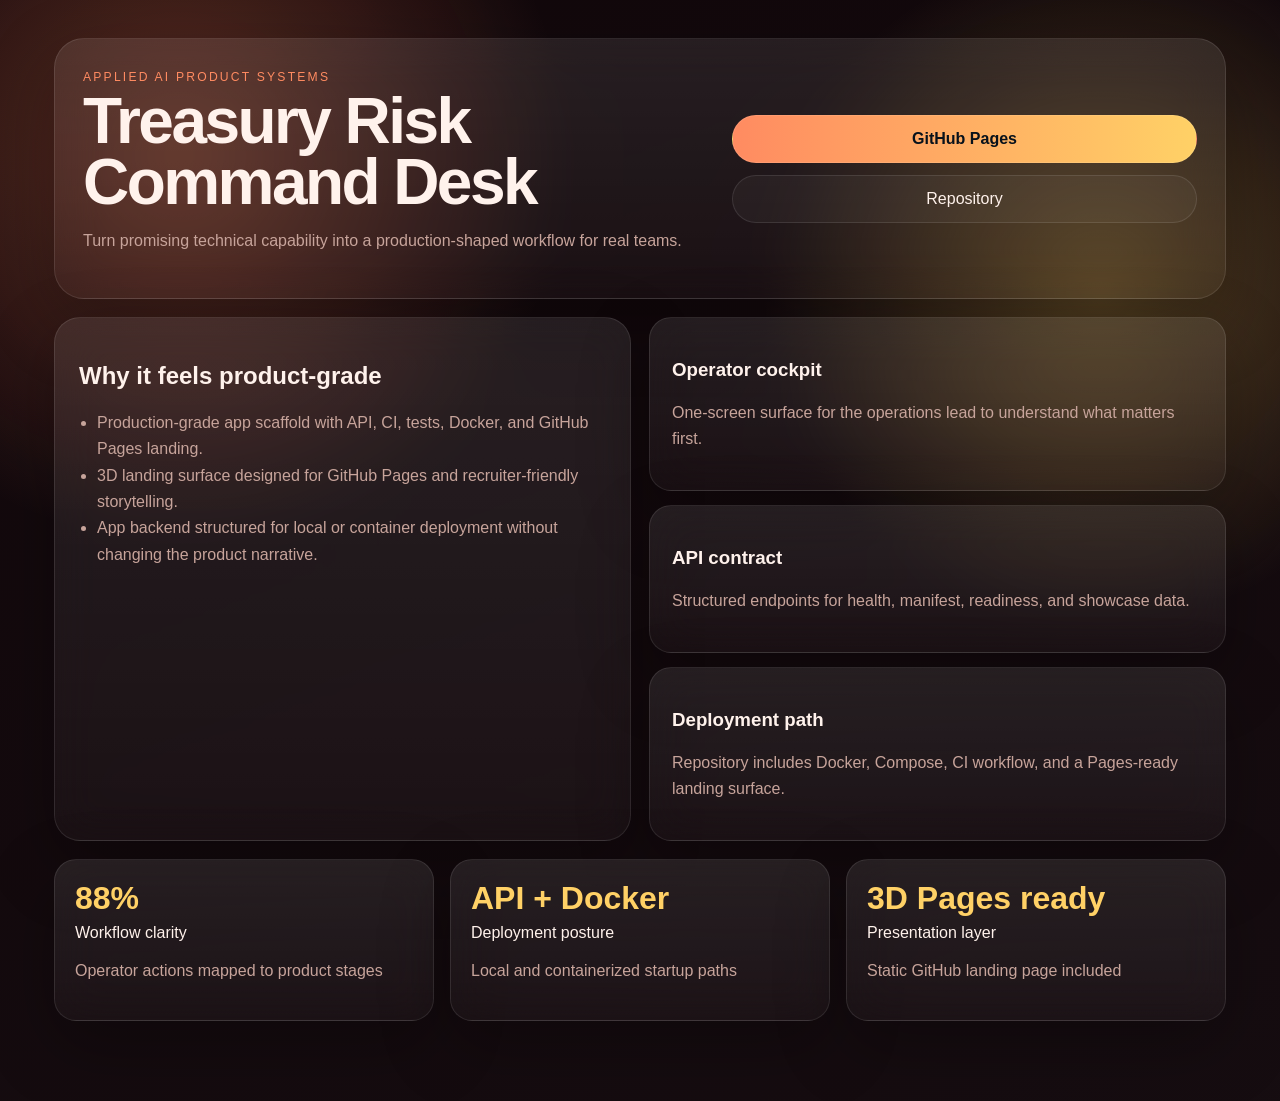
<file: docs/index.html>
<!DOCTYPE html>
<html lang="en">
<head>
  <meta charset="UTF-8" />
  <meta name="viewport" content="width=device-width, initial-scale=1.0" />
  <title>Treasury Risk Command Desk Landing</title>
  <link rel="stylesheet" href="landing.css" />
</head>
<body>
  <div class="scene" id="scene">
    <div class="backdrop"></div>
    <main class="deck">
      <section class="hero-card glass">
        <div>
          <span class="eyebrow">Applied AI product systems</span>
          <h1>Treasury Risk Command Desk</h1>
          <p>Turn promising technical capability into a production-shaped workflow for real teams.</p>
        </div>
        <nav class="cta-stack">
          <a class="cta primary" href="https://r-behera.github.io/treasury-risk-command-desk/">GitHub Pages</a>
          <a class="cta" href="https://github.com/R-behera/treasury-risk-command-desk">Repository</a>
        </nav>
      </section>
      <section class="orbit-grid">
        <div class="glass panel large">
          <h2>Why it feels product-grade</h2>
          <ul><li>Production-grade app scaffold with API, CI, tests, Docker, and GitHub Pages landing.</li><li>3D landing surface designed for GitHub Pages and recruiter-friendly storytelling.</li><li>App backend structured for local or container deployment without changing the product narrative.</li></ul>
        </div>
        <div id="cards" class="card-stack"></div>
      </section>
      <section class="metrics-row" id="metrics"></section>
    </main>
  </div>
  <script>window.PROJECT_MANIFEST = {"slug": "treasury-risk-command-desk", "title": "Treasury Risk Command Desk", "summary": "A production-style derivative project inspired by [Fincept-Corporation/FinceptTerminal](https://github.com/Fincept-Corporation/FinceptTerminal).", "domain": "Applied AI product systems", "audience": "operations lead", "promise": "Turn promising technical capability into a production-shaped workflow for real teams.", "hero": ["Production-grade app scaffold with API, CI, tests, Docker, and GitHub Pages landing.", "3D landing surface designed for GitHub Pages and recruiter-friendly storytelling.", "App backend structured for local or container deployment without changing the product narrative."], "kpis": [{"label": "Workflow clarity", "value": "88%", "note": "Operator actions mapped to product stages"}, {"label": "Deployment posture", "value": "API + Docker", "note": "Local and containerized startup paths"}, {"label": "Presentation layer", "value": "3D Pages ready", "note": "Static GitHub landing page included"}], "stages": ["ingest", "validate", "analyze", "decide", "monitor"], "cards": [{"title": "Operator cockpit", "body": "One-screen surface for the operations lead to understand what matters first."}, {"title": "API contract", "body": "Structured endpoints for health, manifest, readiness, and showcase data."}, {"title": "Deployment path", "body": "Repository includes Docker, Compose, CI workflow, and a Pages-ready landing surface."}], "scene": "glass-atlas", "theme": {"bg": "#10070a", "surface": "#1b1116", "ink": "#fff2ec", "muted": "#c7a49b", "accent": "#ff8b61", "accent2": "#ffd166"}, "pages_url": "https://r-behera.github.io/treasury-risk-command-desk/", "api_examples": {"health": {"status": "ok", "project": "treasury-risk-command-desk"}, "readiness": {"api": "ready", "landing_page": "docs/index.html", "container": "Dockerfile present"}, "signals": [{"name": "Decision coverage", "status": "strong", "detail": "App and landing narrative aligned"}, {"name": "Operator context", "status": "strong", "detail": "Primary user anchored as operations lead"}, {"name": "Delivery path", "status": "ready", "detail": "Pages + containerized app scaffold generated"}]}};</script>
  <script src="landing.js"></script>
</body>
</html>
</file>
<file: docs/landing.css>
:root{--bg:#10070a;--surface:#1b1116;--ink:#fff2ec;--muted:#c7a49b;--accent:#ff8b61;--accent2:#ffd166;--rx:0deg;--ry:0deg;}*{box-sizing:border-box}html,body{margin:0;min-height:100%;font-family:Inter,Segoe UI,sans-serif;background:var(--bg);color:var(--ink)}.scene{min-height:100vh;overflow:hidden;position:relative;transform-style:preserve-3d;perspective:1600px}.backdrop{position:absolute;inset:-10%;background:radial-gradient(circle at 20% 20%,color-mix(in srgb,var(--accent) 30%, transparent),transparent 24%),radial-gradient(circle at 80% 30%,color-mix(in srgb,var(--accent2) 28%, transparent),transparent 22%),linear-gradient(160deg,var(--bg),color-mix(in srgb,var(--surface) 78%, black));filter:saturate(1.15)}.deck{position:relative;z-index:2;max-width:1220px;margin:0 auto;padding:38px 24px 80px;transform:rotateX(var(--rx)) rotateY(var(--ry));transition:transform .12s ease-out}.glass{background:linear-gradient(180deg,rgba(255,255,255,.09),rgba(255,255,255,.03));border:1px solid rgba(255,255,255,.1);backdrop-filter:blur(22px);box-shadow:0 24px 70px rgba(0,0,0,.28)}.hero-card{display:grid;grid-template-columns:1.15fr .85fr;gap:20px;padding:28px;border-radius:30px;margin-bottom:18px}.eyebrow{letter-spacing:.18em;text-transform:uppercase;font-size:.76rem;color:var(--accent)}h1{font-size:clamp(2.4rem,5vw,4.8rem);line-height:.94;margin:.4rem 0 1rem;letter-spacing:-.04em}p,li{color:var(--muted);line-height:1.65}.cta-stack{display:flex;flex-direction:column;justify-content:center;gap:12px}.cta{display:inline-flex;justify-content:center;padding:14px 18px;border-radius:999px;text-decoration:none;color:var(--ink);border:1px solid rgba(255,255,255,.1);background:rgba(255,255,255,.04)}.primary{background:linear-gradient(90deg,var(--accent),var(--accent2));color:#07111b;font-weight:700}.orbit-grid{display:grid;grid-template-columns:1fr 1fr;gap:18px;margin-bottom:18px}.panel.large{padding:24px;border-radius:26px}.card-stack{display:grid;gap:14px}.flip{padding:22px;border-radius:22px;transform:translateZ(var(--z))}.metrics-row{display:grid;grid-template-columns:repeat(3,minmax(0,1fr));gap:16px}.metric{padding:20px;border-radius:22px}.metric strong{display:block;font-size:2rem;color:var(--accent2);margin-bottom:.4rem}ul{padding-left:18px;margin:14px 0 0}@media(max-width:980px){.hero-card,.orbit-grid,.metrics-row{grid-template-columns:1fr}.deck{padding:22px 16px 60px}}
</file>
